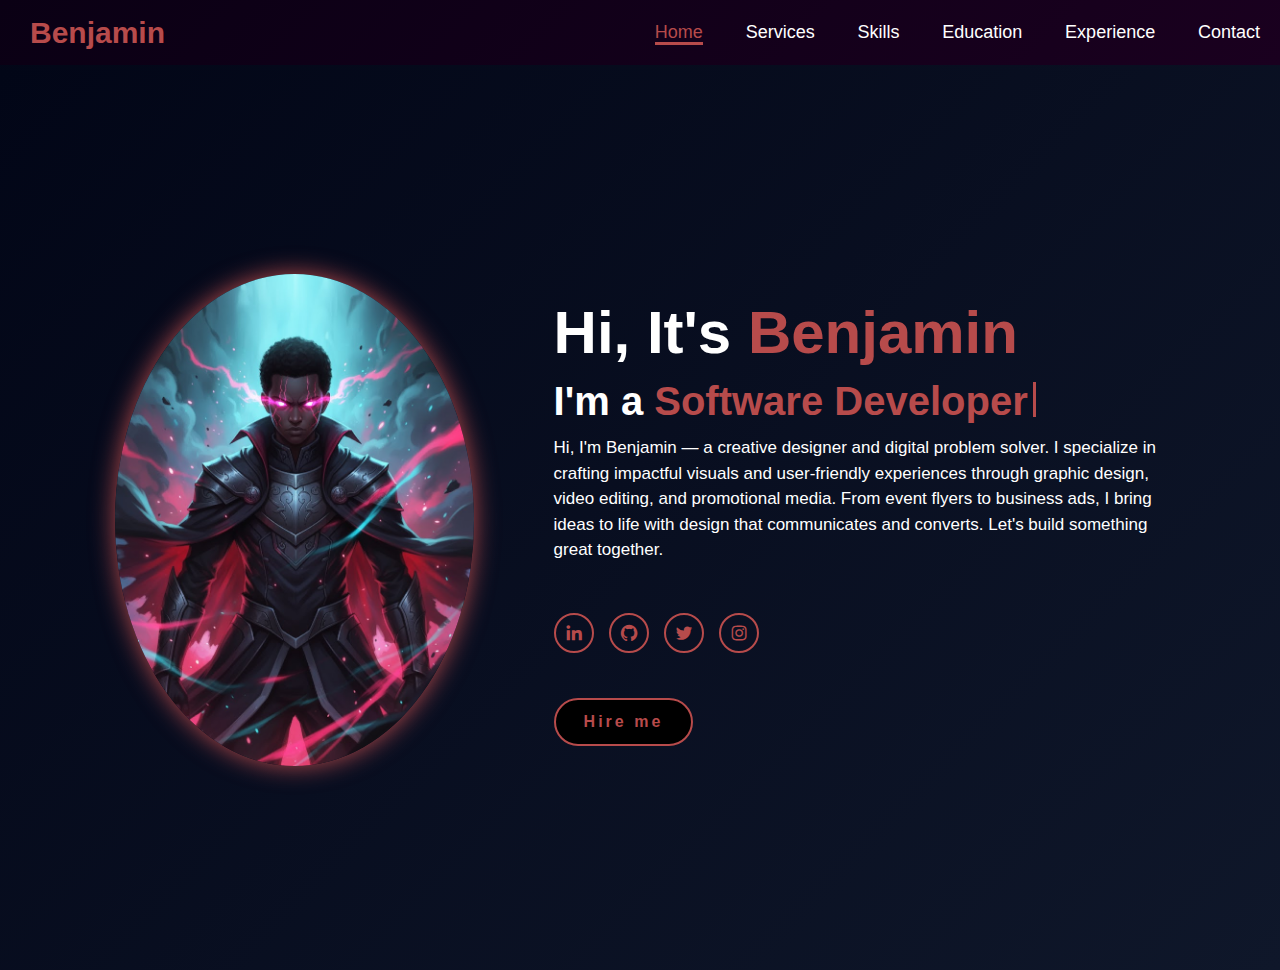
<file: index.html>
<!DOCTYPE html>
<html lang="en">
<head>
    <meta charset="UTF-8">
    <meta name="viewport" content="width=device-width, initial-scale=1.0">
    <link rel="stylesheet" href="css/bootstrap.min.css">
    <link rel="stylesheet" href="css/boxicons.min.css">
    <link rel="stylesheet" href="css/11style.css">
    <title>Portfolio Website</title>
</head>
<body>
    <header>
        <a href="#" class="logo">Benjamin</a>

        <nav>
            <a href="#" class="active">Home</a>
            <a href="">Services</a>
            <a href="">Skills</a>
            <a href="">Education</a>
            <a href="">Experience</a>
            <a href="">Contact</a>
        </nav>
    </header>
    <section class="home">
        <div class="home-img">
            <img src="Ben.jpeg">
        </div>
            <div class="home-content">
                    <h1>Hi, It's <span> Benjamin</span></h1>
                    <h3 class="typing-text">I'm a<span></span></h3>
                    <p>Hi, I'm Benjamin — a creative designer and digital problem solver.
I specialize in crafting impactful visuals and user-friendly experiences through graphic design, video editing, and promotional media. From event flyers to business ads, I bring ideas to life with design that communicates and converts. Let's build something great together.</p>

                <div class="action-row">
                    <div class="social-icons">
                        <a href="https://www.linkedin.com/in/benjamin-hotor-8984a3335/"><i class="bx bxl-linkedin"></i></a>
                        <a href="https://github.com/Ben-001-sys/S-Project"><i class="bx bxl-github"></i></a>
                        <a href="https://x.com/BenHotor73958"><i class="bx bxl-twitter"></i></a>
                        <a href="https://www.instagram.com/benbest087/"><i class="bx bxl-instagram"></i></a>
                    </div>

                    <a href="#" class="btn">Hire me</a>
                </div>
            </div>
    </section>
</body>
</html>
</file>
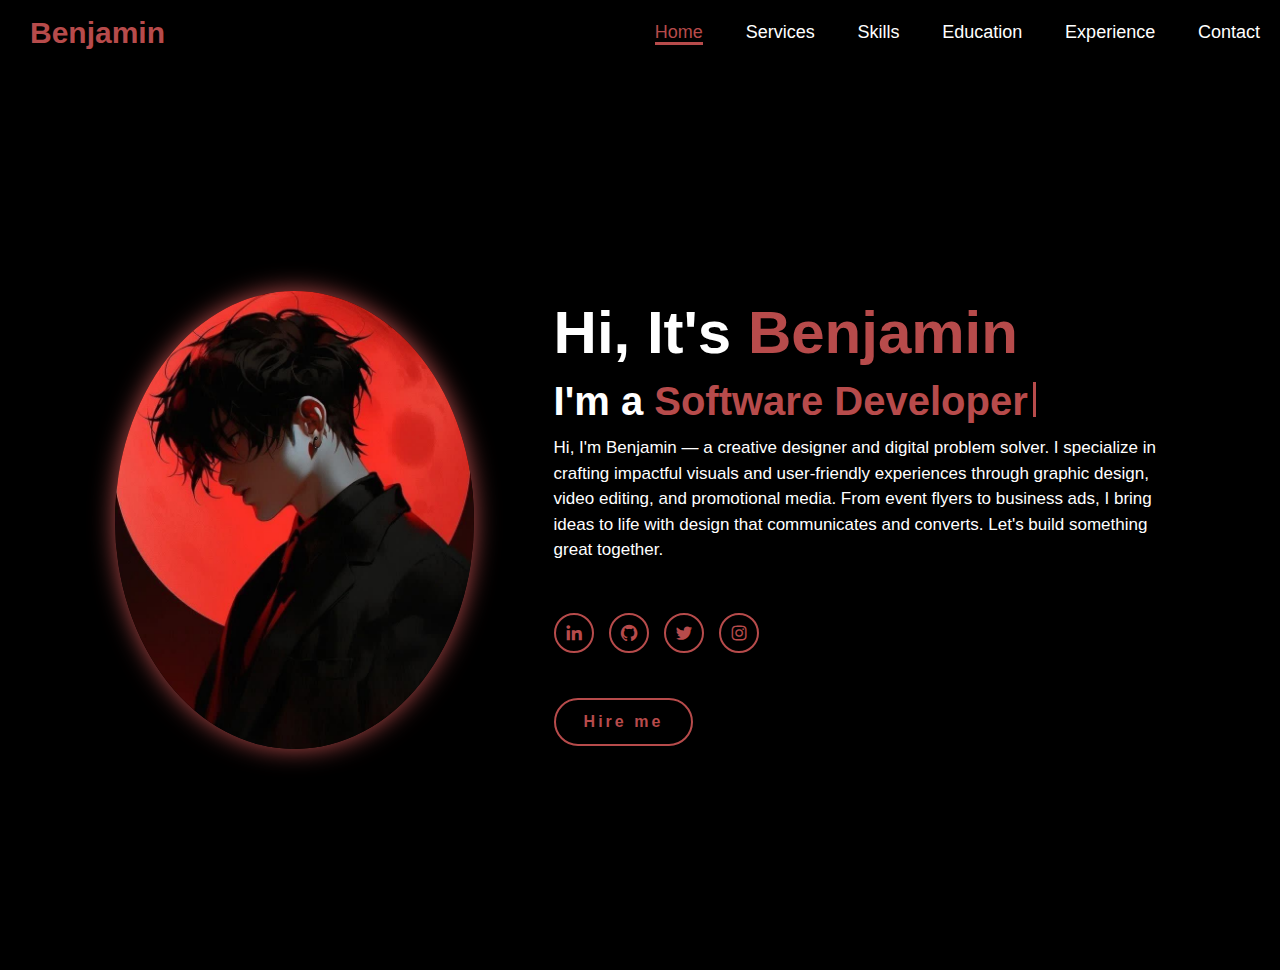
<file: Profile/index.html>
<!DOCTYPE html>
<html lang="en">
<head>
    <meta charset="UTF-8">
    <meta name="viewport" content="width=device-width, initial-scale=1.0">
    <link rel="stylesheet" href="css/bootstrap.min.css">
    <link rel="stylesheet" href="css/boxicons.min.css">
    <link rel="stylesheet" href="css/11style.css">
    <title>Portfolio Website</title>
</head>
<body>
    <header>
        <a href="#" class="logo">Benjamin</a>

        <nav>
            <a href="#" class="active">Home</a>
            <a href="">Services</a>
            <a href="">Skills</a>
            <a href="">Education</a>
            <a href="">Experience</a>
            <a href="">Contact</a>
        </nav>
    </header>
    <section class="home">
        <div class="home-img">
            <img src="man.jpg">
        </div>
            <div class="home-content">
                    <h1>Hi, It's <span> Benjamin</span></h1>
                    <h3 class="typing-text">I'm a<span></span></h3>
                    <p>Hi, I'm Benjamin — a creative designer and digital problem solver.
I specialize in crafting impactful visuals and user-friendly experiences through graphic design, video editing, and promotional media. From event flyers to business ads, I bring ideas to life with design that communicates and converts. Let's build something great together.</p>

                <div class="action-row">
                    <div class="social-icons">
                        <a href="https://www.linkedin.com/in/benjamin-hotor-8984a3335/"><i class="bx bxl-linkedin"></i></a>
                        <a href="https://github.com/Ben-001-sys/S-Project"><i class="bx bxl-github"></i></a>
                        <a href="https://x.com/BenHotor73958"><i class="bx bxl-twitter"></i></a>
                        <a href="https://www.instagram.com/benbest087/"><i class="bx bxl-instagram"></i></a>
                    </div>

                    <a href="#" class="btn">Hire me</a>
                </div>
            </div>
    </section>
</body>
</html>
</file>
<file: css/11style.css>
@import url('https://fonts.googleapis.com/css2?family=Lato:ital,wght@0,100;0,300;0,900;1,100;1,300;1,700;1,900&display=swap');

* {
    margin: 0;
    padding: 0;
    box-sizing: border-box;
    text-decoration: none;
    border: none;
    font-family: 'Poppin', sans-serif;
}

html {
    font-size: 62.5%;
}


body {
    width: 100%;
    height: 100vh;
    margin: 0;
    overflow-x: hidden;
    background: linear-gradient(135deg, #020617, #0f172a);
    color: white;
}

header {
    margin-top: 20px;
    position: fixed;
    top: 0;
    padding-left: 2rem;
    padding-right: 2rem;
    width: 100%;
    margin: 0;
    background: linear-gradient(135deg, #0a0014, #1a001f);
    filter: drop-shadow(10px);
    display: flex;
    justify-content: space-between;
    align-items: center;
    z-index: 100;
}

.logo {
    margin: 1rem;
    font-size: 3rem;
    color: #b74b4b;
    font-weight: 800;
    cursor: pointer;
    transition: 0.5s ease;
    text-decoration: none;
}

.logo:hover {
    transform: scale(1.1);
}

nav a {
    font-size: 1.8rem;
    color: white;
    margin-left: 4rem;
    font-weight: 500;
    transition: 0.3s ease;

}

nav a:hover {
    color: #b74b4b;
    border-bottom: 3px solid #b74b4b;
}

nav a.active {
    color: #b74b4b;
    border-bottom: 3px solid #b74b4b;
}

nav a {
    text-decoration: none;
}

.action-row {
    display: flex;
    flex-direction: column; 
    align-items: flex-start; 
    gap: 1.5rem;
    margin-top: 2rem;
}


@media(max-width:995px){
nav {
        position: absolute;
        display: none;
        top: 0;
        right: 0;
        width: 40;
        border-left: 3px solid #b74b4b;
        border-bottom: 3px solid #b74b4b;
        border-bottom-left-radius: 2rem;
        padding: 1rem solid;
        background-color:  #161616;
        border-top: 0.1rem solid rgba(0,0,0,0,1);

}

nav:active{
    display: block;
}

nav a{
    display: block;
    font-size: 2rem;
    margin:  3rem 0;
    margin-right: 15rem;
}

nav a:hover,
nav a:active {
    padding: 1rem;
    border-radius: 0.5rem;
    border-bottom: 0.5rem solid #b74b4b;
}
}

section {
    margin-top: 7rem;
    min-height: 100vh;
    padding: 5rem 9% 5rem 9%;
}

.home {
    display: flex;
    justify-content: center;
    align-items: center;
    gap: 8rem;
    background: linear-gradient(135deg, #020617, #0f172a);
}

.home .home-content h1 {
    font-size:  6rem;
    font-weight: 700;
    line-height: 1.3;
}

span {
    color: #b74b4b;
}

.home-content h3 {
    font-size: 4rem;
    margin-bottom: 1rem;
    font-weight: 700;
}

.home-content p{
    font-size: 1.7rem;
}

.home-img{
    border-radius: 50%;
}

.home-img img {
    position: relative;
    width: 28vw;
    border-radius: 50%;
    box-shadow: 0 0 25px#b74b4b;
    cursor: pointer;
    transition: all 0.25s linear;
}

.home-img img:hover{
    font-size: 1.8rem;
    font-weight: 500;
}

.social-icons {
    display: flex;
    justify-content: center;
    align-items: center;
    flex-wrap: wrap;
}

.social-icons a {
    display: inline-block;
    width: 4rem;
    height: 4rem;
    background-color: transparent;
    border: 0.2rem solid #b74b4b;
    font-size: 2rem;
    border-radius: 50%;
    margin: 3rem 1.5rem 3rem 0;
    transition: 0.3s ease;
    text-align: center;
    line-height: 4rem;
    color: #b74b4b;
}

.social-icons a:hover {
    color: black;
    transform: scale(1.3) translateY(-5px);
     background-color: #b74b4b;
    box-shadow: 0 0 25px #b74b4b;
    }

.btn{
    display: inline-block;
    padding: 1rem 2.8rem;
    background-color: black;
    border-radius: 4rem;
    font-size: 1.6rem;
    color: #b74b4b;
    letter-spacing: 0.3rem;
    font-weight: 600;
    border: 2px solid #b74b4b;
    transition:  0.3 ease;
    cursor: pointer;
}

.btn:hover{
    transform: scale(1.03);
    background-color: #b74b4b;
    color: black;
    box-shadow: 0 0 25px #b74b4b;
}

.typing-text{
    font-size: 34px;
    font-weight: 600;
    min-width: 280px
}

.typing-text span{
    position: relative;
}

.typing-text span:before{
    content:" Software Developer";
    color: #b74b4b;
    animation: words 20s infinite;
}


.typing-text span:after {
    content: "";
    background-color: black;
    position: absolute;
    width: 3px; 
    height: 3.5rem;
    top: 0.3rem;   
    right: -8px;
    border-left: 3px solid #b74b4b;
    animation: cursor 0.6s infinite;
}


@keyframes cursor{
    to{
        border-left: 3px solid #b74b4b;
    }
}

@keyframes words{
    0%, 20%{
        content: " Ethical Hacker";
    }
    21%, 40%{
        content: " Web Developer";
    }
    41%, 60%{
        content: " Graphic Designer";
    }
    61%, 80%{
        content:  " Database Manager";
    }
    80%, 100%{
        content: " Author";
    }
}

@media(max-width: 1000px){
    .home{
        gap: 4rem;
    }
}

@media (max-width: 995px){
    .home{
        flex-direction: column;
        margin: 5rem 4rem;
    }

    .home .home-content h3{
        font-size: 2.5rem;
    }

    .home-content h1{
        font-size: 5rem;
    }

    .home-img img{
        width: 70vw;
        margin-top: 4rem;
    }

}
</file>
<file: Profile/css/11style.css>
@import url('https://fonts.googleapis.com/css2?family=Lato:ital,wght@0,100;0,300;0,900;1,100;1,300;1,700;1,900&display=swap');

* {
    margin: 0;
    padding: 0;
    box-sizing: border-box;
    text-decoration: none;
    border: none;
    font-family: 'Poppin', sans-serif;
}

html {
    font-size: 62.5%;
}


body {
    width: 100%;
    height: 100vh;
    margin: 0;
    overflow-x: hidden;
    background-color: black;
    color: white;
}


header {
    margin-top: 20px;
    position: fixed;
    top: 0;
    padding-left: 2rem;
    padding-right: 2rem;
    width: 100%;
    margin: 0;
    background-color: black;
    filter: drop-shadow(10px);
    display: flex;
    justify-content: space-between;
    align-items: center;
    z-index: 100;
}

.logo {
    margin: 1rem;
    font-size: 3rem;
    color: #b74b4b;
    font-weight: 800;
    cursor: pointer;
    transition: 0.5s ease;
    text-decoration: none;
}

.logo:hover {
    transform: scale(1.1);
}

nav a {
    font-size: 1.8rem;
    color: white;
    margin-left: 4rem;
    font-weight: 500;
    transition: 0.3s ease;

}

nav a:hover {
    color: #b74b4b;
    border-bottom: 3px solid #b74b4b;
}

nav a.active {
    color: #b74b4b;
    border-bottom: 3px solid #b74b4b;
}

nav a {
    text-decoration: none;
}

.action-row {
    display: flex;
    flex-direction: column; 
    align-items: flex-start; 
    gap: 1.5rem;
    margin-top: 2rem;
}


@media(max-width:995px){
nav {
        position: absolute;
        display: none;
        top: 0;
        right: 0;
        width: 40;
        border-left: 3px solid #b74b4b;
        border-bottom: 3px solid #b74b4b;
        border-bottom-left-radius: 2rem;
        padding: 1rem solid;
        background-color:  #161616;
        border-top: 0.1rem solid rgba(0,0,0,0,1);

}

nav:active{
    display: block;
}

nav a{
    display: block;
    font-size: 2rem;
    margin:  3rem 0;
    margin-right: 15rem;
}

nav a:hover,
nav a:active {
    padding: 1rem;
    border-radius: 0.5rem;
    border-bottom: 0.5rem solid #b74b4b;
}
}

section {
    margin-top: 7rem;
    min-height: 100vh;
    padding: 5rem 9% 5rem 9%;
}

.home {
    display: flex;
    justify-content: center;
    align-items: center;
    gap: 8rem;
    background-color: black;
}

.home .home-content h1 {
    font-size:  6rem;
    font-weight: 700;
    line-height: 1.3;
}

span {
    color: #b74b4b;
}

.home-content h3 {
    font-size: 4rem;
    margin-bottom: 1rem;
    font-weight: 700;
}

.home-content p{
    font-size: 1.7rem;
}

.home-img{
    border-radius: 50%;
}

.home-img img {
    position: relative;
    width: 28vw;
    border-radius: 50%;
    box-shadow: 0 0 25px#b74b4b;
    cursor: pointer;
    transition: all 0.25s linear;
}

.home-img img:hover{
    font-size: 1.8rem;
    font-weight: 500;
}

.social-icons {
    display: flex;
    justify-content: center;
    align-items: center;
    flex-wrap: wrap;
}

.social-icons a {
    display: inline-block;
    width: 4rem;
    height: 4rem;
    background-color: transparent;
    border: 0.2rem solid #b74b4b;
    font-size: 2rem;
    border-radius: 50%;
    margin: 3rem 1.5rem 3rem 0;
    transition: 0.3s ease;
    text-align: center;
    line-height: 4rem;
    color: #b74b4b;
}

.social-icons a:hover {
    color: black;
    transform: scale(1.3) translateY(-5px);
     background-color: #b74b4b;
    box-shadow: 0 0 25px #b74b4b;
    }

.btn{
    display: inline-block;
    padding: 1rem 2.8rem;
    background-color: black;
    border-radius: 4rem;
    font-size: 1.6rem;
    color: #b74b4b;
    letter-spacing: 0.3rem;
    font-weight: 600;
    border: 2px solid #b74b4b;
    transition:  0.3 ease;
    cursor: pointer;
}

.btn:hover{
    transform: scale(1.03);
    background-color: #b74b4b;
    color: black;
    box-shadow: 0 0 25px #b74b4b;
}

.typing-text{
    font-size: 34px;
    font-weight: 600;
    min-width: 280px
}

.typing-text span{
    position: relative;
}

.typing-text span:before{
    content:" Software Developer";
    color: #b74b4b;
    animation: words 20s infinite;
}


.typing-text span:after {
    content: "";
    background-color: black;
    position: absolute;
    width: 3px; 
    height: 3.5rem;
    top: 0.3rem;   
    right: -8px;
    border-left: 3px solid #b74b4b;
    animation: cursor 0.6s infinite;
}


@keyframes cursor{
    to{
        border-left: 3px solid #b74b4b;
    }
}

@keyframes words{
    0%, 20%{
        content: " Ethical Hacker";
    }
    21%, 40%{
        content: " Web Developer";
    }
    41%, 60%{
        content: " Graphic Designer";
    }
    61%, 80%{
        content:  " Database Manager";
    }
    80%, 100%{
        content: " Author";
    }
}

@media(max-width: 1000px){
    .home{
        gap: 4rem;
    }
}

@media (max-width: 995px){
    .home{
        flex-direction: column;
        margin: 5rem 4rem;
    }

    .home .home-content h3{
        font-size: 2.5rem;
    }

    .home-content h1{
        font-size: 5rem;
    }

    .home-img img{
        width: 70vw;
        margin-top: 4rem;
    }
}
</file>
